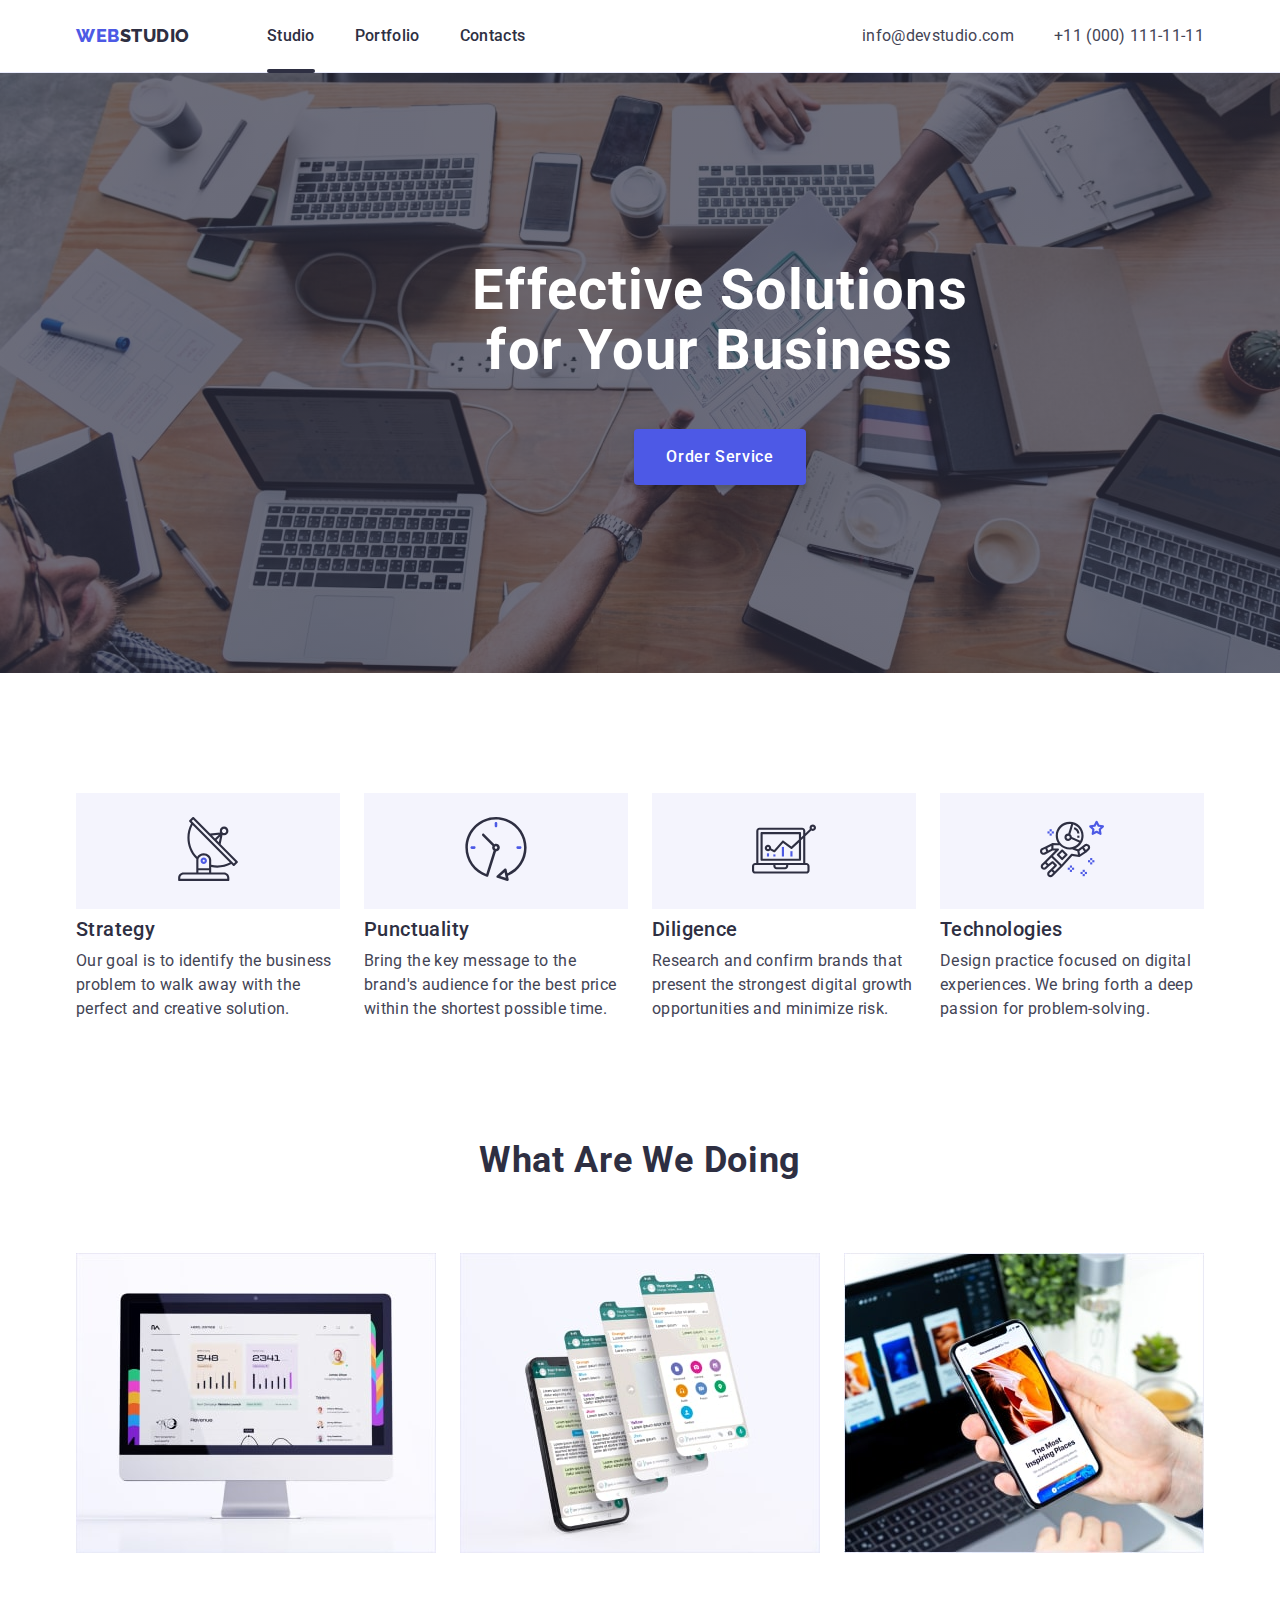
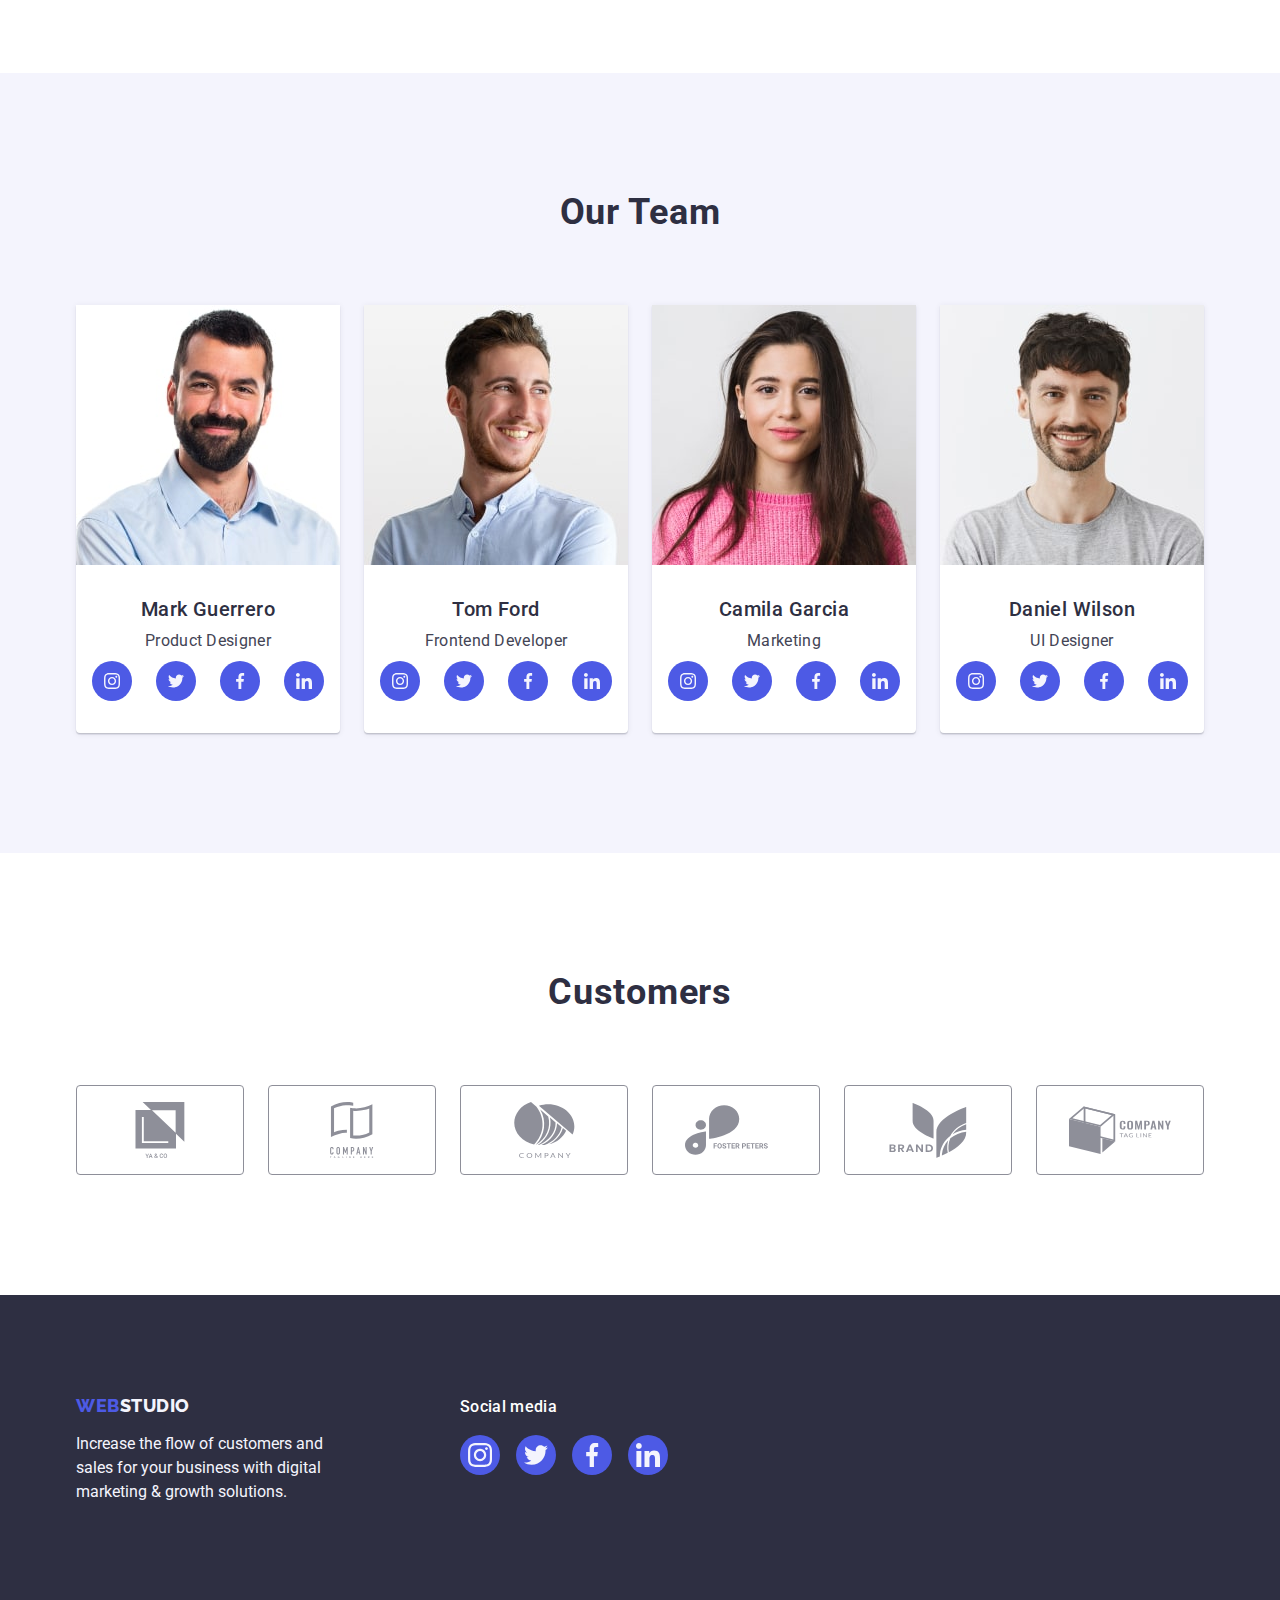
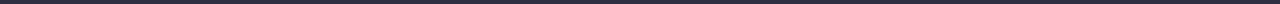
<file: index.html>
<!DOCTYPE html>
<html lang="en">
  <head>
    <meta charset="UTF-8" />
    <meta http-equiv="X-UA-Compatible" content="IE=edge" />
    <meta name="viewport" content="width=device-width, initial-scale=1.0" />
    <title>Studio</title>
    <link
      rel="stylesheet"
      href="https://cdn.jsdelivr.net/npm/modern-normalize@1.1.0/modern-normalize.min.css"
    />
    <link rel="stylesheet" href="./css/styles.css" />
    <link rel="preconnect" href="https://fonts.googleapis.com" />
    <link rel="preconnect" href="https://fonts.gstatic.com" crossorigin />
    <link
      href="https://fonts.googleapis.com/css2?family=Raleway:wght@800&family=Roboto:wght@400;500;700;900&display=swap"
      rel="stylesheet"
    />
    <link
      rel="stylesheet"
      href="https://cdn.jsdelivr.net/npm/modern-normalize@1.1.0/modern-normalize.min.css"
    />
  </head>
  <body class="page">
    <!-- Хедер -->
    <header class="header">
      <div class="container page-header-container">
        <nav class="nav">
          <a class="logo link" href="./index.html">Web<span>Studio</span></a>

          <ul class="menu list">
            <li class="menu-item">
              <a class="link menu-link link-studio" href="./index.html"
                >Studio</a
              >
            </li>
            <li class="menu-item">
              <a class="link menu-link" href="./portfolio.html">Portfolio</a>
            </li>
            <li class="menu-item">
              <a class="link menu-link" href="">Contacts</a>
            </li>
          </ul>
        </nav>

        <address class="address">
          <ul class="list address-list">
            <li class="address-link">
              <a class="link" href="mailto:info@devstudio.com"
                >info@devstudio.com</a
              >
            </li>
            <li class="address-link">
              <a class="link" href="tel:+110001111111">+11 (000) 111-11-11</a>
            </li>
          </ul>
        </address>
      </div>
    </header>
    <main>
      <!-- Герой -->
      <section class="hero">
        <div class="container">
          <h1 class="title hero-title">
            Effective Solutions for Your Business
          </h1>
          <button class="btn-hero" type="button" data-modal-open>
            Order Service
          </button>
        </div>
      </section>
      <!-- мета та можливості -->
      <section class="description section">
        <div class="container">
          <h2 class="description-title" hidden>description site</h2>
          <ul class="list description-list">
            <li class="description-item">
              <div class="description-svg">
                <svg class="" width="64" height="64">
                  <use href="./images/sprite.svg#icon-antenna"></use>
                </svg>
              </div>
              <h3 class="description-subtitle">Strategy</h3>
              <p class="description-text">
                Our goal is to identify the business problem to walk away with
                the perfect and creative solution.
              </p>
            </li>
            <li class="description-item">
              <div class="description-svg">
                <svg class="" width="64" height="64">
                  <use href="./images/sprite.svg#icon-clock"></use>
                </svg>
              </div>
              <h3 class="description-subtitle">Punctuality</h3>
              <p class="description-text">
                Bring the key message to the brand's audience for the best price
                within the shortest possible time.
              </p>
            </li>
            <li class="description-item">
              <div class="description-svg">
                <svg class="" width="64" height="64">
                  <use href="./images/sprite.svg#icon-diagram"></use>
                </svg>
              </div>
              <h3 class="description-subtitle">Diligence</h3>
              <p class="description-text">
                Research and confirm brands that present the strongest digital
                growth opportunities and minimize risk.
              </p>
            </li>
            <li class="description-item">
              <div class="description-svg">
                <svg class="" width="64" height="64">
                  <use href="./images/sprite.svg#icon-astronaut"></use>
                </svg>
              </div>
              <h3 class="description-subtitle">Technologies</h3>
              <p class="description-text">
                Design practice focused on digital experiences. We bring forth a
                deep passion for problem-solving.
              </p>
            </li>
          </ul>
        </div>
      </section>
      <!-- Що робить сайт -->
      <section class="features section">
        <div class="container">
          <h2 class="features-title">What are we doing</h2>
          <ul class="features-list list">
            <li class="features-item">
              <img
                src="./images/Rectangle71.jpg"
                alt="Rectangle71"
                width="360"
                height="300"
              />
            </li>
            <li class="features-item">
              <img
                src="./images/Rectangle71(1).jpg"
                alt="Rectangle71(1)"
                width="360"
                height="300"
              />
            </li>
            <li class="features-item">
              <img
                src="./images/Rectangle71(2).jpg"
                alt="Rectangle71(2)"
                width="360"
                height="300"
              />
            </li>
          </ul>
        </div>
      </section>
      <!-- команда -->
      <section class="team section">
        <div class="container">
          <h2 class="team-title">Our Team</h2>
          <ul class="team-list list">
            <li class="team-item">
              <img src="./images/img.jpg" alt="img" width="264" height="260" />
              <div class="inner-team">
                <h3 class="team-subtitle">Mark Guerrero</h3>
                <p class="team-text">Product Designer</p>
                <ul class="social-list list">
                  <li class="social-list-item">
                    <a href="" class="social-list-link">
                      <svg class="social-list-icon" width="16" height="16">
                        <use href="./images/sprite.svg#icon-instagram"></use>
                      </svg>
                    </a>
                  </li>
                  <li class="social-list-item">
                    <a href="" class="social-list-link">
                      <svg class="social-list-icon" width="16" height="16">
                        <use href="./images/sprite.svg#icon-twitter"></use>
                      </svg>
                    </a>
                  </li>
                  <li class="social-list-item">
                    <a href="" class="social-list-link">
                      <svg class="social-list-icon" width="16" height="16">
                        <use href="./images/sprite.svg#icon-facebook"></use>
                      </svg>
                    </a>
                  </li>
                  <li class="social-list-item">
                    <a href="" class="social-list-link">
                      <svg class="social-list-icon" width="16" height="16">
                        <use href="./images/sprite.svg#icon-linkedin"></use>
                      </svg>
                    </a>
                  </li>
                </ul>
              </div>
            </li>
            <li class="team-item">
              <img
                src="./images/img(1).jpg"
                alt="img(1)"
                width="264"
                height="260"
              />
              <div class="inner-team">
                <h3 class="team-subtitle">Tom Ford</h3>
                <p class="team-text">Frontend Developer</p>
                <ul class="social-list list">
                  <li class="social-list-item">
                    <a href="" class="social-list-link">
                      <svg class="social-list-icon" width="16" height="16">
                        <use href="./images/sprite.svg#icon-instagram"></use>
                      </svg>
                    </a>
                  </li>
                  <li class="social-list-item">
                    <a href="" class="social-list-link">
                      <svg class="social-list-icon" width="16" height="16">
                        <use href="./images/sprite.svg#icon-twitter"></use>
                      </svg>
                    </a>
                  </li>
                  <li class="social-list-item">
                    <a href="" class="social-list-link">
                      <svg class="social-list-icon" width="16" height="16">
                        <use href="./images/sprite.svg#icon-facebook"></use>
                      </svg>
                    </a>
                  </li>
                  <li class="social-list-item">
                    <a href="" class="social-list-link">
                      <svg class="social-list-icon" width="16" height="16">
                        <use href="./images/sprite.svg#icon-linkedin"></use>
                      </svg>
                    </a>
                  </li>
                </ul>
              </div>
            </li>
            <li class="team-item">
              <img
                src="./images/img(2).jpg"
                alt="img(2)"
                width="264"
                height="260"
              />
              <div class="inner-team">
                <h3 class="team-subtitle">Camila Garcia</h3>
                <p class="team-text">Marketing</p>
                <ul class="social-list list">
                  <li class="social-list-item">
                    <a href="" class="social-list-link">
                      <svg class="social-list-icon" width="16" height="16">
                        <use href="./images/sprite.svg#icon-instagram"></use>
                      </svg>
                    </a>
                  </li>
                  <li class="social-list-item">
                    <a href="" class="social-list-link">
                      <svg class="social-list-icon" width="16" height="16">
                        <use href="./images/sprite.svg#icon-twitter"></use>
                      </svg>
                    </a>
                  </li>
                  <li class="social-list-item">
                    <a href="" class="social-list-link">
                      <svg class="social-list-icon" width="16" height="16">
                        <use href="./images/sprite.svg#icon-facebook"></use>
                      </svg>
                    </a>
                  </li>
                  <li class="social-list-item">
                    <a href="" class="social-list-link">
                      <svg class="social-list-icon" width="16" height="16">
                        <use href="./images/sprite.svg#icon-linkedin"></use>
                      </svg>
                    </a>
                  </li>
                </ul>
              </div>
            </li>
            <li class="team-item">
              <img
                src="./images/img(3).jpg"
                alt="img(3)"
                width="264"
                height="260"
              />
              <div class="inner-team">
                <h3 class="team-subtitle">Daniel Wilson</h3>
                <p class="team-text">UI Designer</p>
                <ul class="social-list list">
                  <li class="social-list-item">
                    <a href="" class="social-list-link">
                      <svg class="social-list-icon" width="16" height="16">
                        <use href="./images/sprite.svg#icon-instagram"></use>
                      </svg>
                    </a>
                  </li>
                  <li class="social-list-item">
                    <a href="" class="social-list-link">
                      <svg class="social-list-icon" width="16" height="16">
                        <use href="./images/sprite.svg#icon-twitter"></use>
                      </svg>
                    </a>
                  </li>
                  <li class="social-list-item">
                    <a href="" class="social-list-link">
                      <svg class="social-list-icon" width="16" height="16">
                        <use href="./images/sprite.svg#icon-facebook"></use>
                      </svg>
                    </a>
                  </li>
                  <li class="social-list-item">
                    <a href="" class="social-list-link">
                      <svg class="social-list-icon" width="16" height="16">
                        <use href="./images/sprite.svg#icon-linkedin"></use>
                      </svg>
                    </a>
                  </li>
                </ul>
              </div>
            </li>
          </ul>
        </div>
      </section>
      <!-- CUSTOMERS -->
      <section class="section customers-section">
        <div class="container">
          <h2 class="customers-title">Customers</h2>
          <ul class="customers-list list">
            <li class="customers-item">
              <a href="" class="customers-link">
                <svg class="customers-icon" width="104" height="56">
                  <use href="./images/sprite.svg#icon-group"></use>
                </svg>
              </a>
            </li>
            <li class="customers-item">
              <a href="" class="customers-link">
                <svg class="customers-icon" width="104" height="56">
                  <use href="./images/sprite.svg#icon-group-1"></use>
                </svg>
              </a>
            </li>
            <li class="customers-item">
              <a href="" class="customers-link">
                <svg class="customers-icon" width="104" height="56">
                  <use href="./images/sprite.svg#icon-group-2"></use>
                </svg>
              </a>
            </li>
            <li class="customers-item">
              <a href="" class="customers-link">
                <svg class="customers-icon" width="104" height="56">
                  <use href="./images/sprite.svg#icon-group-3"></use>
                </svg>
              </a>
            </li>
            <li class="customers-item">
              <a href="" class="customers-link">
                <svg class="customers-icon" width="104" height="56">
                  <use href="./images/sprite.svg#icon-group-4"></use>
                </svg>
              </a>
            </li>
            <li class="customers-item">
              <a href="" class="customers-link">
                <svg class="customers-icon" width="104" height="56">
                  <use href="./images/sprite.svg#icon-group-5"></use>
                </svg>
              </a>
            </li>
          </ul>
        </div>
      </section>
    </main>
    <!-- Футер -->
    <footer class="footer">
      <div class="container">
        <div class="footer-post">
          <a href="./index.html" class="link logo footer-logo"
            >Web<span class="logo-span">Studio</span></a
          >
          <p class="footer-text">
            Increase the flow of customers and sales for your business with
            digital marketing & growth solutions.
          </p>
        </div>

        <div>
          <h3 class="footer-subtitle">Social media</h3>
          <ul class="footer-social-list list">
            <li class="footer-social-item">
              <a href="" class="footer-social-link">
                <svg class="footer-social-logo" width="24px" height="24px">
                  <use href="./images/sprite.svg#icon-instagram"></use>
                </svg>
              </a>
            </li>
            <li class="footer-social-item">
              <a href="" class="footer-social-link">
                <svg class="footer-social-logo" width="24px" height="24px">
                  <use href="./images/sprite.svg#icon-twitter"></use>
                </svg>
              </a>
            </li>
            <li class="footer-social-item">
              <a href="" class="footer-social-link">
                <svg class="footer-social-logo" width="24px" height="24px">
                  <use href="./images/sprite.svg#icon-facebook"></use>
                </svg>
              </a>
            </li>
            <li class="footer-social-item">
              <a href="" class="footer-social-link">
                <svg class="footer-social-logo" width="24px" height="24px">
                  <use href="./images/sprite.svg#icon-linkedin"></use>
                </svg>
              </a>
            </li>
          </ul>
        </div>
      </div>
    </footer>
    <!-- --------MODAL-------------- -->
    <div class="backdrop is-hidden" data-modal>
      <div class="modal">
        <button type="button" class="modal-close-btn" data-modal-close>
          <svg class="icon-close" width="8px" height="8px">
            <use href="./images/sprite.svg#icon-close"></use>
          </svg>
        </button>
      </div>
    </div>
    <script src="./js/modal.js"></script>
  </body>
</html>
</file>
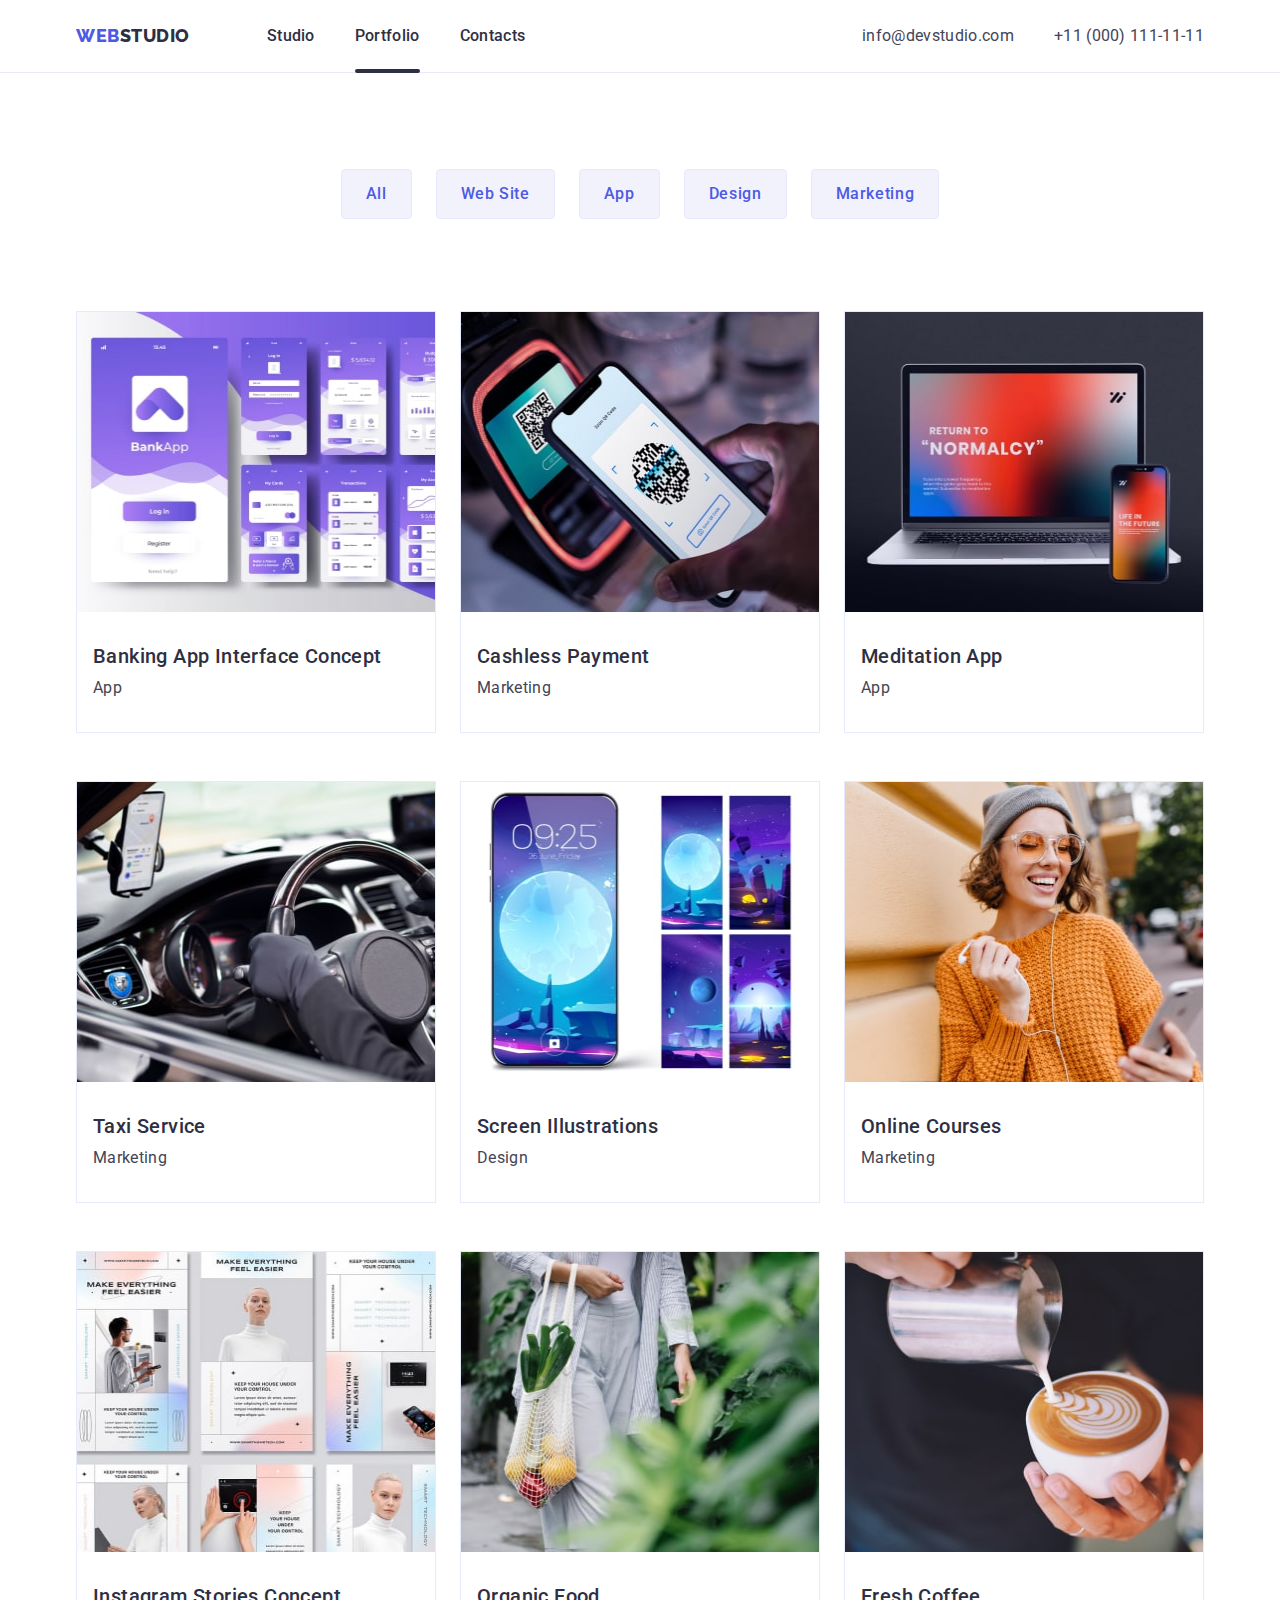
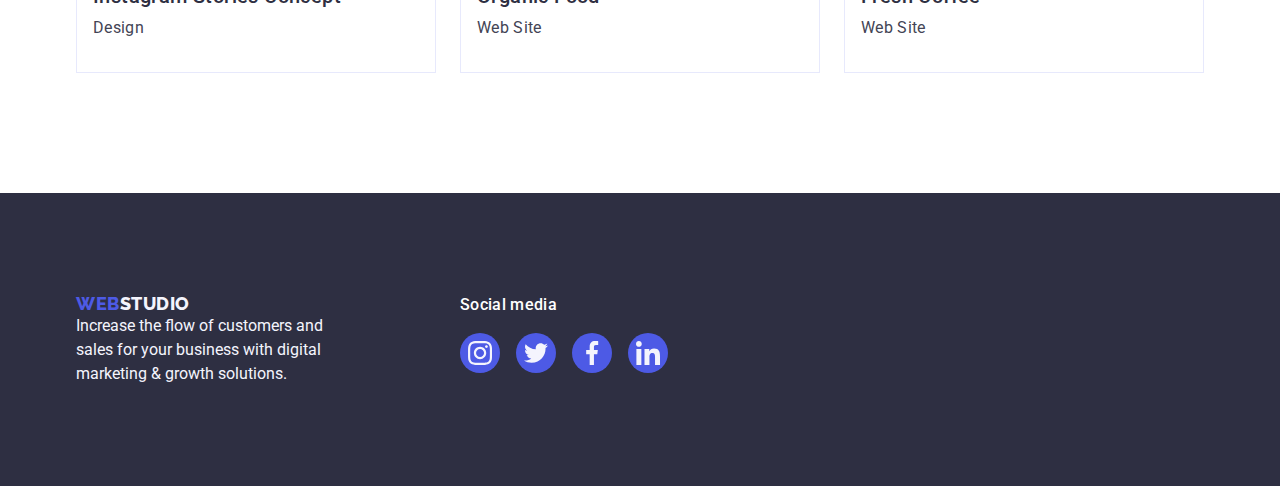
<file: portfolio.html>
<!DOCTYPE html>
<html lang="en">
  <head>
    <meta charset="UTF-8" />
    <meta http-equiv="X-UA-Compatible" content="IE=edge" />
    <meta name="viewport" content="width=device-width, initial-scale=1.0" />
    <title>Portfolio</title>
    <link
      rel="stylesheet"
      href="https://cdn.jsdelivr.net/npm/modern-normalize@1.1.0/modern-normalize.min.css"
    />
    <link rel="stylesheet" href="./css/styles.css" />
    <link rel="preconnect" href="https://fonts.googleapis.com" />
    <link rel="preconnect" href="https://fonts.gstatic.com" crossorigin />
    <link
      href="https://fonts.googleapis.com/css2?family=Raleway:wght@800&family=Roboto:wght@400;500;700;900&display=swap"
      rel="stylesheet"
    />
  </head>

  <body class="page">
    <!-- Хедер -->
    <header class="header">
      <div class="container page-header-container">
        <nav class="nav">
          <a class="logo link" href="./index.html">Web<span>Studio</span></a>

          <ul class="menu list">
            <li class="menu-item">
              <a class="link menu-link" href="./index.html">Studio</a>
            </li>
            <li class="menu-item">
              <a class="link menu-link link-portfolio" href="./portfolio.html"
                >Portfolio</a
              >
            </li>
            <li class="menu-item">
              <a class="link menu-link" href="">Contacts</a>
            </li>
          </ul>
        </nav>

        <address class="address">
          <ul class="list address-list">
            <li class="address-link">
              <a class="link" href="mailto:info@devstudio.com"
                >info@devstudio.com</a
              >
            </li>
            <li class="address-link">
              <a class="link" href="tel:+110001111111">+11 (000) 111-11-11</a>
            </li>
          </ul>
        </address>
      </div>
    </header>
    <!-- MAIN -->
    <main>
      <section class="project">
        <h1 hidden>Projects</h1>
        <div class="container">
          <ul class="list btn-list">
            <li class="btn-list-item">
              <button class="btn-filter" type="button">All</button>
            </li>
            <li class="btn-list-item">
              <button class="btn-filter" type="button">Web Site</button>
            </li>
            <li class="btn-list-item">
              <button class="btn-filter" type="button">App</button>
            </li>
            <li class="btn-list-item">
              <button class="btn-filter" type="button">Design</button>
            </li>
            <li class="btn-list-item">
              <button class="btn-filter" type="button">Marketing</button>
            </li>
          </ul>
        </div>
        <div class="container">
          <ul class="project-list list">
            <li class="project-list-item">
              <a href="" class="link project-link"
                ><div class="project-item-img">
                  <img
                    src="./images/image.jpg"
                    alt="image"
                    width="360"
                    height="300"
                  />
                  <p class="overlay">
                    14 Stylish and User-Friendly App Design Concepts · Task
                    Manager App · Calorie Tracker App · Exotic Fruit Ecommerce
                    App · Cloud Storage App
                  </p>
                </div>
                <div class="inner-project-card">
                  <h2 class="project-title">Banking App Interface Concept</h2>
                  <p class="project-text">App</p>
                </div>
              </a>
            </li>
            <li class="project-list-item">
              <a href="" class="link project-link"
                ><div class="project-item-img">
                  <img
                    src="./images/image-1.jpg"
                    alt="image"
                    width="360"
                    height="300"
                  />
                  <p class="overlay">
                    14 Stylish and User-Friendly App Design Concepts · Task
                    Manager App · Calorie Tracker App · Exotic Fruit Ecommerce
                    App · Cloud Storage App
                  </p>
                </div>
                <div class="inner-project-card">
                  <h2 class="project-title">Cashless Payment</h2>
                  <p class="project-text">Marketing</p>
                </div>
              </a>
            </li>
            <li class="project-list-item">
              <a href="" class="link project-link"
                ><div class="project-item-img">
                  <img
                    src="./images/image-2.jpg"
                    alt="image"
                    width="360"
                    height="300"
                  />
                  <p class="overlay">
                    14 Stylish and User-Friendly App Design Concepts · Task
                    Manager App · Calorie Tracker App · Exotic Fruit Ecommerce
                    App · Cloud Storage App
                  </p>
                </div>
                <div class="inner-project-card">
                  <h2 class="project-title">Meditation App</h2>
                  <p class="project-text">App</p>
                </div>
              </a>
            </li>
            <li class="project-list-item">
              <a href="" class="link project-link">
                <div class="project-item-img">
                  <img
                    src="./images/image-3.jpg"
                    alt="image"
                    width="360"
                    height="300"
                  />
                  <p class="overlay">
                    14 Stylish and User-Friendly App Design Concepts · Task
                    Manager App · Calorie Tracker App · Exotic Fruit Ecommerce
                    App · Cloud Storage App
                  </p>
                </div>
                <div class="inner-project-card">
                  <h2 class="project-title">Taxi Service</h2>
                  <p class="project-text">Marketing</p>
                </div>
              </a>
            </li>
            <li class="project-list-item">
              <a href="" class="link project-link">
                <div class="project-item-img">
                  <img
                    src="./images/image-4.jpg"
                    alt="image"
                    width="360"
                    height="300"
                  />
                  <p class="overlay">
                    14 Stylish and User-Friendly App Design Concepts · Task
                    Manager App · Calorie Tracker App · Exotic Fruit Ecommerce
                    App · Cloud Storage App
                  </p>
                </div>

                <div class="inner-project-card">
                  <h2 class="project-title">Screen Illustrations</h2>
                  <p class="project-text">Design</p>
                </div>
              </a>
            </li>
            <li class="project-list-item">
              <a href="" class="link project-link">
                <div class="project-item-img">
                  <img
                    src="./images/image-5.jpg"
                    alt="image"
                    width="360"
                    height="300"
                  />
                  <p class="overlay">
                    14 Stylish and User-Friendly App Design Concepts · Task
                    Manager App · Calorie Tracker App · Exotic Fruit Ecommerce
                    App · Cloud Storage App
                  </p>
                </div>
                <div class="inner-project-card">
                  <h2 class="project-title">Online Courses</h2>
                  <p class="project-text">Marketing</p>
                </div>
              </a>
            </li>
            <li class="project-list-item">
              <a href="" class="link project-link"
                ><div class="project-item-img">
                  <img
                    src="./images/image-6.jpg"
                    alt="image"
                    width="360"
                    height="300"
                  />
                  <p class="overlay">
                    14 Stylish and User-Friendly App Design Concepts · Task
                    Manager App · Calorie Tracker App · Exotic Fruit Ecommerce
                    App · Cloud Storage App
                  </p>
                </div>
                <div class="inner-project-card">
                  <h2 class="project-title">Instagram Stories Concept</h2>
                  <p class="project-text">Design</p>
                </div>
              </a>
            </li>

            <li class="project-list-item">
              <a href="" class="link project-link"
                ><div class="project-item-img">
                  <img
                    src="./images/image-7.jpg"
                    alt="image"
                    width="360"
                    height="300"
                  />
                  <p class="overlay">
                    14 Stylish and User-Friendly App Design Concepts · Task
                    Manager App · Calorie Tracker App · Exotic Fruit Ecommerce
                    App · Cloud Storage App
                  </p>
                </div>
                <div class="inner-project-card">
                  <h2 class="project-title">Organic Food</h2>
                  <p class="project-text">Web Site</p>
                </div>
              </a>
            </li>

            <li class="project-list-item">
              <a href="" class="link project-link"
                ><div class="project-item-img">
                  <img
                    src="./images/image-8.jpg"
                    alt="image"
                    width="360"
                    height="300"
                  />
                  <p class="overlay">
                    14 Stylish and User-Friendly App Design Concepts · Task
                    Manager App · Calorie Tracker App · Exotic Fruit Ecommerce
                    App · Cloud Storage App
                  </p>
                </div>
                <div class="inner-project-card">
                  <h2 class="project-title">Fresh Coffee</h2>
                  <p class="project-text">Web Site</p>
                </div>
              </a>
            </li>
          </ul>
        </div>
      </section>
    </main>
    <!-- Футер -->
    <footer class="footer">
      <div class="container">
        <div class="footer-post">
          <a href="./index.html" class="link logo"
            >Web<span class="logo-span">Studio</span></a
          >
          <p class="footer-text">
            Increase the flow of customers and sales for your business with
            digital marketing & growth solutions.
          </p>
        </div>

        <div>
          <h3 class="footer-subtitle">Social media</h3>
          <ul class="footer-social-list list">
            <li class="footer-social-item">
              <a href="" class="footer-social-link">
                <svg class="footer-social-logo" width="24px" height="24px">
                  <use href="./images/sprite.svg#icon-instagram"></use>
                </svg>
              </a>
            </li>
            <li class="footer-social-item">
              <a href="" class="footer-social-link">
                <svg class="footer-social-logo" width="24px" height="24px">
                  <use href="./images/sprite.svg#icon-twitter"></use>
                </svg>
              </a>
            </li>
            <li class="footer-social-item">
              <a href="" class="footer-social-link">
                <svg class="footer-social-logo" width="24px" height="24px">
                  <use href="./images/sprite.svg#icon-facebook"></use>
                </svg>
              </a>
            </li>
            <li class="footer-social-item">
              <a href="" class="footer-social-link">
                <svg class="footer-social-logo" width="24px" height="24px">
                  <use href="./images/sprite.svg#icon-linkedin"></use>
                </svg>
              </a>
            </li>
          </ul>
        </div>
      </div>
    </footer>
  </body>
</html>
</file>
<file: css/styles.css>
:root {
--IRIS: #4D5AE5 ;
--OCEAN: #404BBF ;
--NAVY-BLUE: #2E2F42 ;
--GREEN: #31D0AA ;
--SLATE: #434455 ;
--LIGHT-SLATE: #8E8F99 ;
--cornflower: #E7E9FC ;
--CLOUD: #F4F4FD ;
--GREY: #2E2F42 ;
--WHITE: #FFFFFF ;
--Dairy: #FCFCFC ;
--background-color: #E5E5E5;
--transition-btn: background-color 250ms cubic-bezier(0.4, 0, 0.2, 1);
--transition-link: color 250ms cubic-bezier(0.4, 0, 0.2, 1);
--transition-shadow: box-shadow 250ms cubic-bezier(0.4, 0, 0.2, 1);
}
h1,
h2,
h3,
h4,
p{
margin-top: 0;
margin-bottom: 0;
}
ol,ul {
    margin-top: 0;
    margin-bottom: 0;
    padding-left: 0;
}
img{
    display: block;
}
.list {
    list-style: none;
}
.link {
    text-decoration: none;
}
.page {
    background-color: #E5E5E5;
    font-family: "Roboto", sans-serif;
    color: var(--SLATE)
    
}
a {
    text-decoration: none
}
button {
    cursor: pointer;
}
.container {
    width: 1158px;
    margin-left: auto;
    margin-right: auto;
    padding-left: 15px;
    padding-right: 15px;
}

/*------------------- Хедер---------------------------- */
/* -------------------LOGO------------------------- */
.page-header-container {
display: flex;
align-items: center;

}
.header {
    background-color: var(--WHITE);
}

.logo {
margin-right: 77px;
padding-top: 24px;
padding-bottom: 24px;

    color: var(--IRIS);
    font-family: "Raleway", sans-serif ;
    font-weight: 800 ;
    font-size: 18px ;
    line-height: 1.17 ;
    letter-spacing: 0.03em ;
    text-transform: uppercase ;
    text-decoration: none;    
}
.logo > span {
    color: var(--NAVY-BLUE)
}
.header {
    border-bottom-width: 1px;
    border-bottom-style: solid;
    border-bottom-color: hsla(234, 78%, 95%, 1);
}

/*---------------------Nav-------------------------- */ 

.nav {
display: flex;
align-items: center;
}
.menu-link {
    font-weight: 500 ;
    font-size: 16px ;
    line-height: 1.5 ;
    letter-spacing: 0.02em ;
    color: var(--NAVY-BLUE) ;
    transition: var(--transition-link);
} 


.menu-link:hover,
.menu-link:focus {
    color: var(--OCEAN);
}
.menu {
    display: flex;
}
.menu-item:not(:first-child) {
margin-left: 40px;
}
.menu-link {
    display: block;
    padding-bottom: 24px;
    padding-top: 24px;
}



.menu-link {
    position: relative;
}

.link-portfolio::after,
.link-studio::after {
    position: absolute;
    left: 0;
    bottom: -1px;
    

    content: "";
    display: block;
    width: 100%;
    height: 4px;
    background-color: currentColor;
    border-radius: 4px;

    transition: opacity 250ms cubic-bezier(0.4, 0, 0.2, 1);
}

/* .menu .link-portfolio,
.menu .link-studio {        
    color: var(--OCEAN);
} */
/*----------------------- ADRESS ------------------*/
.address {
    font-style: normal;
   
}
.address > .list {
    display: flex;
}

.address-list .link:hover,
.address-list .link:focus {
    color: var(--OCEAN);
}
.address-list .link {
font-size: 16px ;
line-height: 1.5 ;
letter-spacing: 0.02em ;
color: var(--SLATE);
transition: var(--transition-link);
}
.address {
    margin-left: auto;
}
.address-link:not(:last-child) {
    margin-right: 40px;
}
/* ---------------------------MAIN ---------------------*/
/* --------------------HERO--------------- */
.hero {
    background-color: var(--WHITE) ;
    color: var(--WHITE) ; 
}
.hero > .container {
    display: flex;
    flex-direction: column;
    
    width: 1440px;
    height: 600px;
    padding-bottom: 188px;
    padding-top: 188px;
    
    background-color: var(--NAVY-BLUE);
    background-image: linear-gradient(rgba(46, 47, 66, 0.7), rgba(46, 47, 66, 0.7)), url(../images/people-office\ .jpg);
    background-size: cover;

}
.hero-title {
    font-size: 56px ;
    line-height: 1.07 ; 
    text-align: center ;
    letter-spacing: 0.02em
}

.btn-hero {
border-radius: 4px;
padding: 16px 32px;

    font-weight: 500 ;
    font-size: 16px ;
    line-height: 1.5 ;
    letter-spacing: 0.04em ;
    color: var(--WHITE);

    background-color: hsla(235, 75%, 60%, 1);
    box-shadow: 0px 4px 4px rgba(0, 0, 0, 0.15);
    border: none;

    margin-right: auto;
    margin-left: auto;
    margin-top: 48px;
transition: var(--transition-btn);
}


.btn-hero:hover,
.btn-hero:focus {
   background-color: var(--OCEAN);
}


.title {
    margin-right: auto;
    margin-left: auto;
    width: 496px;
} 

/* ------------------description -----------------------*/
.description, .features {
    background-color: var(--WHITE);
}
.description-subtitle {
    font-weight: 500 ;
    font-size: 20px ;
    line-height: 1.2 ;
    letter-spacing: 0.02em ;
    color: var(--GREY);
    margin-bottom: 8px;
}
.description-text {
    letter-spacing: 0.02em ;
    font-size: 16px;
    line-height: 1.5;
    color: var(--SLATE);
}
.description > .container {
    display: flex;
}

.description-list {
    display: flex;
}
.description-item:not(:last-child) {
    margin-right: 24px;
}
.description{
    padding-top: 120px;
}
.description-svg {
    background-color: var(--CLOUD);
   padding-left: 100px;
   padding-right: 100px;
   padding-top: 24px;
   padding-bottom: 24px;
   transition: var(--transition-shadow);
}
.description-svg {
    margin-bottom: 8px;
}
.description-svg:hover,
.description-svg:focus {
    box-shadow: 0px 4px 4px rgba(0, 0, 0, 0.25);
}
/* ----------------------------features --------------------*/
.features-title, .team-title, .customers-title {
    text-align: center ;
    font-size: 36px ;
    line-height: 1.11 ;
    letter-spacing: 0.02em ;
    text-transform: capitalize ;
    color: var(--GREY);
}

.features-title {
    margin-bottom: 72px;
}
.features-item:not(:last-child) {
    margin-right: 24px;
}
.features-list {
    display: flex;
}
.features {
    padding-top: 120px;
        padding-bottom: 120px;
}
/* -------------------------Team ---------------------------*/
.team {
    background-color: var(--CLOUD);
}
.team-subtitle {
    font-weight: 500 ;
    font-size: 20px ;
    line-height: 1.2 ;
    letter-spacing: 0.02em ;
    color: var(--GREY);
    margin-bottom: 8px;
}
.team-text {
    letter-spacing: 0.02em;
    font-size: 16px;
    line-height: 1.5;
    color: var(--SLATE);
    margin-bottom: 8px;
}

.team-list {
    display: flex;
    justify-content: space-between;
    flex-wrap: wrap;
}

.team-title {
    margin-bottom: 72px;
}
.team-list {
 
}

.team-item {
    background-color: var(--WHITE);
    box-shadow: 0px 1px 6px rgba(46, 47, 66, 0.08), 0px 1px 1px rgba(46, 47, 66, 0.16), 0px 2px 1px rgba(46, 47, 66, 0.08);
    border-radius: 0px 0px 4px 4px;
}
.team-subtitle, .team-text {
    text-align: center;
}
.team {
    padding-top: 120px;
        padding-bottom: 120px;        
}
.inner-team {
    display: flex;
    flex-direction: column;
    padding: 32px 16px;
}
.social-list {
    display: flex;
    gap: 24px;
    justify-content: center;
}
.social-list-link {
    width: 40px;
    height: 40px;
    background-color: var(--IRIS);
    border-radius: 50%;  
    display: flex;
    justify-content: center;
    align-items: center; 
transition: var(--transition-shadow),
var(--transition-btn);
}
.social-list-link:hover,
.social-list-link:focus {
    box-shadow: 0px 4px 4px rgba(0, 0, 0, 0.25);
    background-color: var(--OCEAN);
}
/* -----------------CUSTOMERS----------------------- */
.customers-section {
    background-color: var(--WHITE);
    padding-bottom: 120px;
    padding-top: 120px;
}

.customers-title {
    margin-bottom: 72px;
}

.customers-list {
    display: flex;
    justify-content: center;
    gap: 24px;
}

.customers-link {
    border: 1px solid rgba(142, 143, 153, 1);
    border-radius: 4px;
    padding: 16px 32px;
    display: flex;
    transition: border-color 250ms cubic-bezier(0.4, 0, 0.2, 1);
transition: var(--transition-shadow);
}
.customers-icon {
    fill: var(--LIGHT-SLATE);
    transition: fill 250ms cubic-bezier(0.4, 0, 0.2, 1);
}
.customers-item {
    width: calc((100% - 120px) / 6);
}
.customers-link:hover,
.customers-link:focus {
    box-shadow:  4px 4px rgba(0, 0, 0, 0.25); 
    border: 1px solid var(--OCEAN);
}
.customers-link:hover .customers-icon,
.customers-link:focus .customers-icon {
    fill: var(--OCEAN);
}

/*------------------------- Footer----------------------- */    
.footer {
    background-color: var(--NAVY-BLUE);
    padding-top: 100px;
    padding-bottom: 100px;
}
.footer .logo-span {
    color: #F4F4FD;
}
.footer-logo {
    display: block;
    margin-bottom: 16px;
    padding: 0;
}
.footer-text {
   
    font-size: 16px;
    line-height: 1.5;
    color: #F4F4FD ;
}
.footer > .container {
    display: flex;
}

.footer-post {
    width: 264px;
    margin-right: 120px;
}
.footer-subtitle {
    color: var(--WHITE);
    margin-bottom: 16px;
    font-style: normal;
    font-weight: 500;
    font-size: 16px;
    line-height: 1.5;
    letter-spacing: 0.02em;
}
.footer-social-list {
    display: flex;
    gap: 16px;
}
.footer-social-link {
    display: flex;
    width: 40px;
    height: 40px;
    border-radius: 50%;
    background-color: var(--IRIS);
    justify-content: center;
    align-items: center;
    transition: var(--transition-btn),
    var(--transition-shadow);
}
.footer-social-link:hover,
.footer-social-link:focus {
    box-shadow: 0px 4px 4px rgba(0, 0, 0, 0.25);
    background-color: var(--GREEN);
}

/* ------------------PROJECT PORTFOLIO -------------------*/

.project {
    background-color:var(--WHITE);
    padding-bottom: 120px;
    padding-top: 96px;
}
.project-title {
font-weight: 500 ;
font-size: 20px ;
line-height: 1.2 ;
letter-spacing: 0.02em ;
color: var(--NAVY-BLUE);
margin-bottom: 8px;
}
.filter-list {
    list-style: none;
    font-family: "Roboto", sans-serif ;
    font-weight: 500 ;
    font-size: 16px ;
    line-height: 1.5 ;
    letter-spacing: 0.04em ;
    color:var(--IRIS) ;
    
}
.btn-filter {
    font-weight: 500;
    font-size: 16px;
    line-height: 1.5;
    letter-spacing: 0.04em;
    color: var(--IRIS);

    padding: 12px 24px;
    border-radius: 4px;
    background-color: hsla(240, 69%, 97%, 1);
    border: 1px solid hsla(234, 78%, 95%, 1);
    transition: var(--transition-btn), var(--transition-shadow);

}
.btn-filter:hover,
.btn-filter:focus{
    background-color: var(--OCEAN);
    color: var(--WHITE);
    box-shadow: 0px 3px 1px rgba(0, 0, 0, 0.1),
    0px 2px 1px rgba(0, 0, 0, 0.08),
    0px 2px 2px rgba(0, 0, 0, 0.12);
}
.btn-list {
    display: flex;
justify-content: center ;
margin-bottom: 92px;
gap: 24px;
}                               
.project-list-item:hover {
    border: 1px solid #F4F4FD;
    box-shadow: 0px 1px 6px rgba(46, 47, 66, 0.08),
    0px 1px 1px rgba(46, 47, 66, 0.16),
    0px 2px 1px rgba(46, 47, 66, 0.08);    
}           
.project-link:focus {
border: 1px solid #F4F4FD;
    box-shadow: 0px 1px 6px rgba(46, 47, 66, 0.08),
        0px 1px 1px rgba(46, 47, 66, 0.16),
        0px 2px 1px rgba(46, 47, 66, 0.08);
}    
.project-link {
    display: block;
}

.project-link:hover .overlay,
.project-link:focus .overlay {
    transform: translate(0, 0);
}
.project-text {     
    font-size: 16px ;
    line-height: 1.5 ;
    letter-spacing: 0.02em ;
    color: var(--SLATE);
}       
.project-list-item {        
    border: 1px solid #E7E9FC;
    transition: var(--transition-shadow);
    

} 
.project-list img {
    max-width: 100%
}
.project-list {
    display: flex;
    flex-wrap: wrap;
    row-gap: 48px;
    column-gap: 24px;
}

.project-list li {
    width: calc((100% - 48px) / 3);
}

.inner-project-card {
    display: flex;
    flex-direction: column;
    padding-top: 32px;
    padding-bottom: 32px;
    padding-left: 16px;
}
.project-item-img {
    position: relative;
    overflow: hidden;
}
.overlay {
    position: absolute;
    top: 0;
    left: 0;
    width: 100%;
    height: 100%;
    display: block;

    transform: translate(0, 100%);
    transition: transform 250ms cubic-bezier(0.4, 0, 0.2, 1);

    background-color: var(--IRIS);
    font-style: normal;
    font-weight: 400;
    font-size: 16px;
    line-height: calc(24 / 16);
    color: var(--WHITE);
    padding: 40px 32px 164px;
}
/*-------------- MODAL WINDOW--------------------- */
.backdrop {
    position: fixed;
    top: 0;
    left: 0;
    width: 100%;
    height: 100%;
    background-color: rgba(46, 47, 66, 0.4);
    z-index: 100;
    transition: opacity 250ms cubic-bezier(0.4, 0, 0.2, 1),
    visibility 250ms cubic-bezier(0.4, 0, 0.2, 1);
    }

.is-hidden {
    opacity: 0;
    visibility: hidden;
    pointer-events: none;
   
    }

.modal {
    position: absolute;
    width: 408px;
    height: 576px;
    background-color: var(--WHITE);
    top: 50%;
    left: 50%;
    transform: translate(-50%, -50%) scale(1) rotate(360deg);
    transition: transform 270ms cubic-bezier(0.4, 0, 0.2, 1);
    }
    
.backdrop.is-hidden .modal {
    transform: translate(-50%, -50%) scale(0) rotate(0);
   } 

.modal-close-btn {
    position: absolute;
    right: 24px;
    top: 24px;
    width: 24px;
    height: 24px;
    background-color: var(--cornflower);
    border: 1px solid rgba(0, 0, 0, 0.1);
    border-radius: 50%;
    display: flex;
    padding: 0;
    justify-content: center;
    align-items: center;
    transition: var(--transition-btn);
   
}
.modal-close-btn:active {
    background-color: var(--OCEAN);

}
</file>
